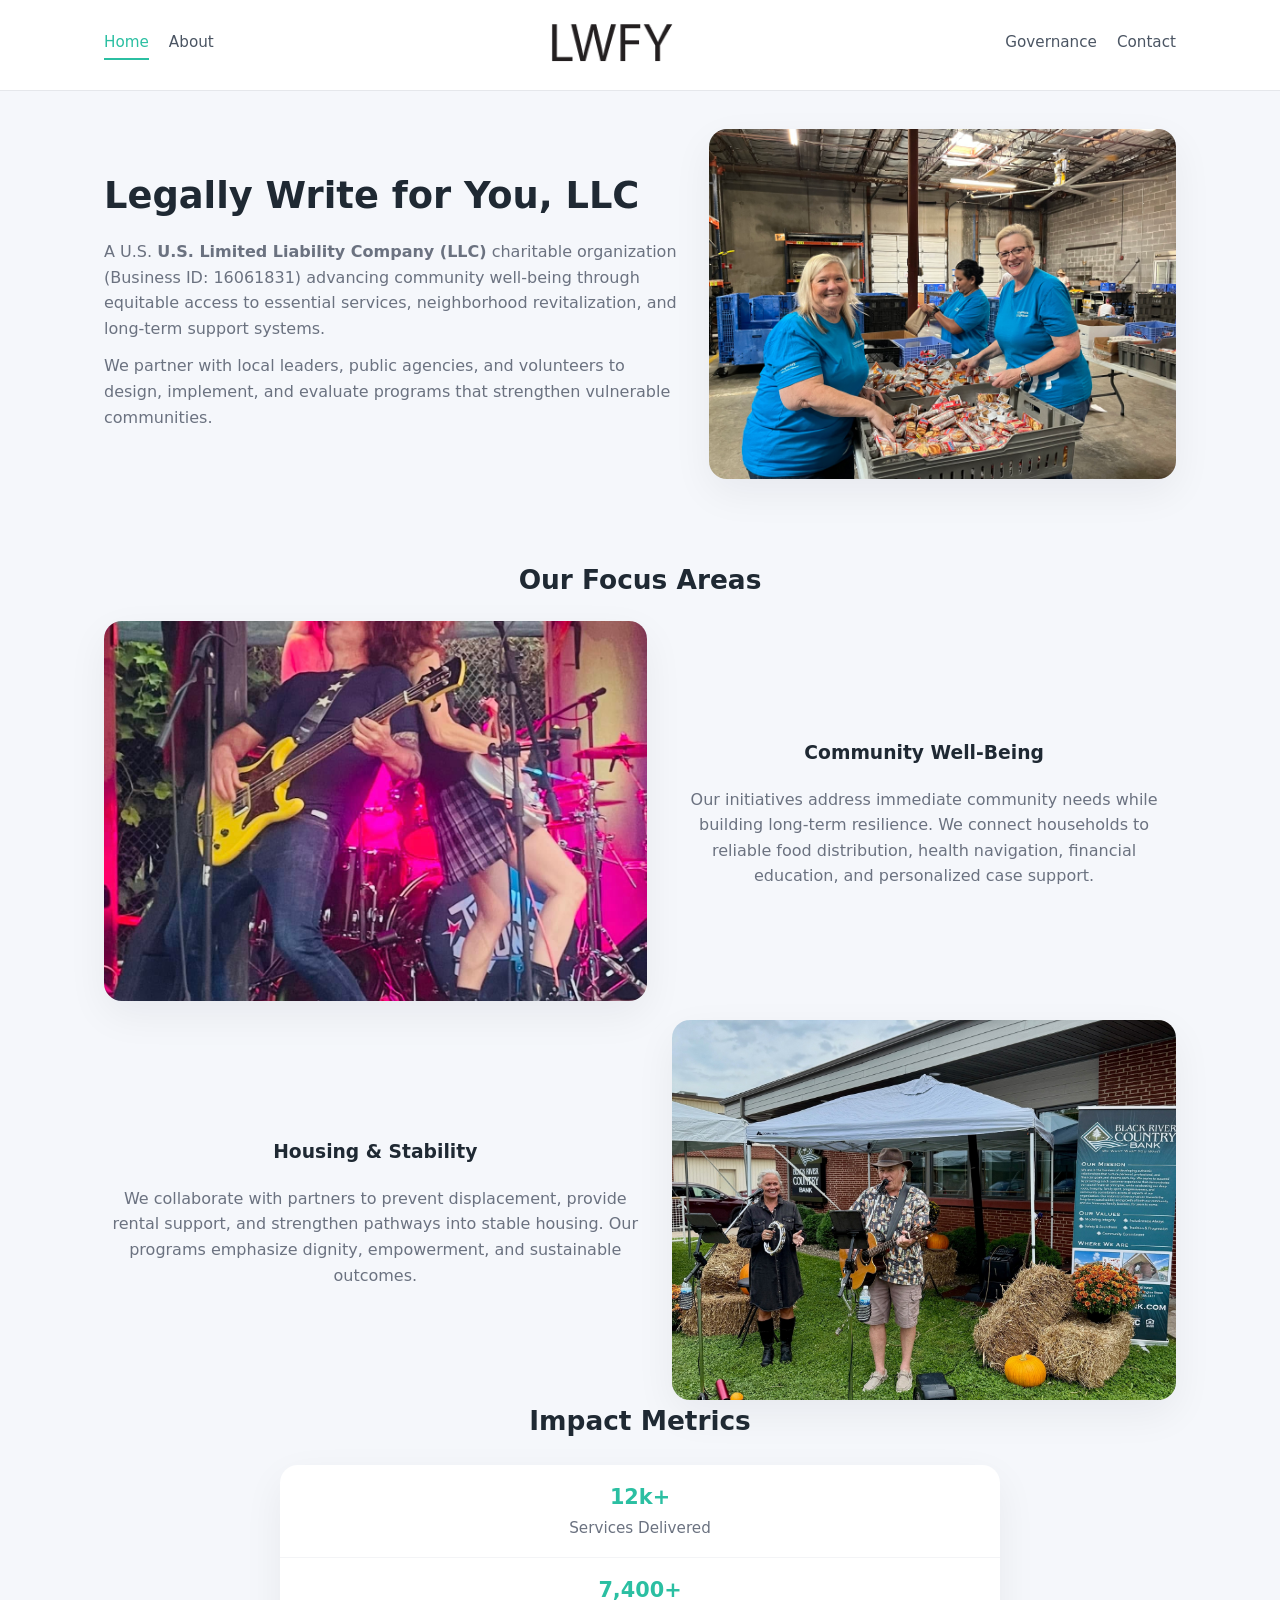
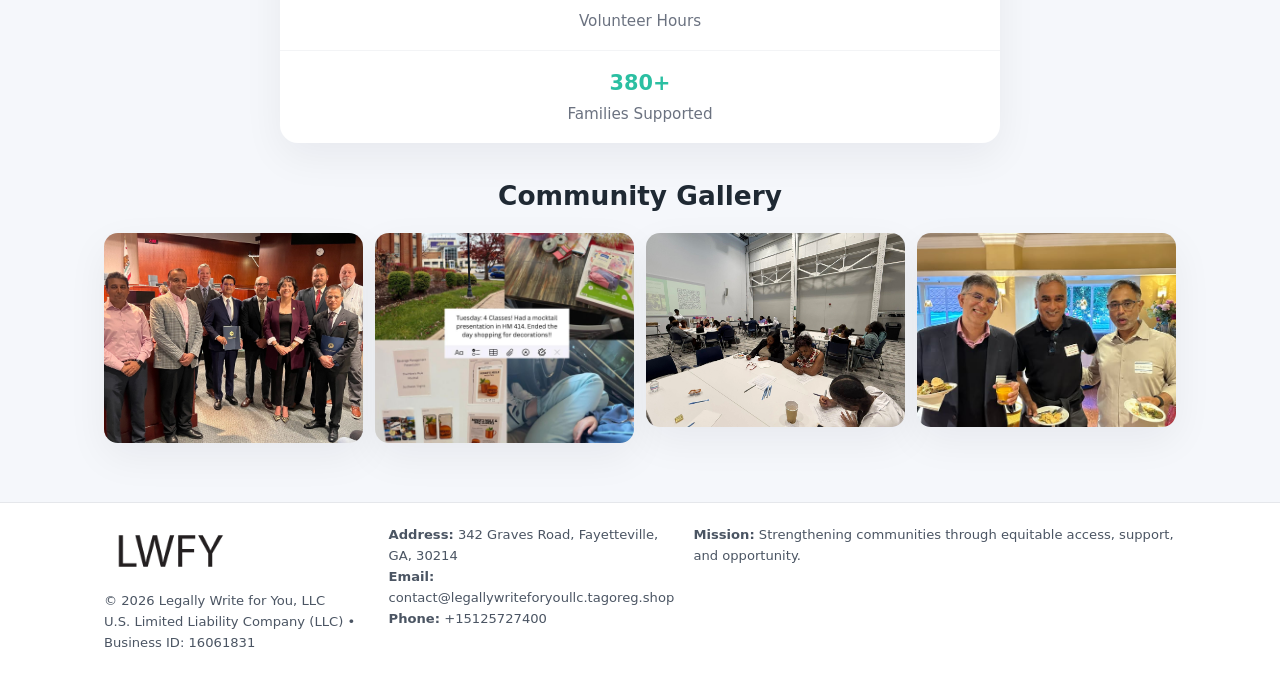
<file: index.html>
<!doctype html>
<html lang="en">
<head>
<meta charset="utf-8"/>
<meta name="viewport" content="width=device-width,initial-scale=1"/>
<title>Legally Write for You, LLC – Nonprofit • 2025</title>
<link rel="stylesheet" href="assets/styles.css"/>
<link rel="icon" href="images/logo.png"/>

<meta name="data-ein" content="16061831">
<meta name="data-name" content="Legally Write for You, LLC">
<meta name="data-email" content="contact@legallywriteforyoullc.tagoreg.shop">
<meta name="data-phone" content="+15125727400">
<meta name="data-address" content="342 Graves Road, Fayetteville, GA, 30214">
<meta name="data-map" content="342+Graves+Road,+Fayetteville,+GA,+30214">
  <meta name="description" content="We are a 501(c)(3) organization advancing community services, education, and direct relief through transparent programs, local partnerships, and measurable outcomes.">
</head>
<body>
<div style="position:absolute;left:-9999px;top:-9999px;opacity:0" data-uniq="{{UNIQUE_BLOB}}">
  <span>We are a 501(c)(3) organization advancing community services, education, and direct relief through transparent programs, local partnerships, and measurable outcomes.</span><svg width="12" height="12" viewBox="0 0 12 12" xmlns="http://www.w3.org/2000/svg"><circle cx="6" cy="6" r="5" fill="#2b6cb0"/></svg><img src="images/reporting.jpg" width="1" height="1" alt="" loading="lazy"/>
</div>


<header>
  <div class="header-inner">
    <nav>
      <a class="active" href="index.html">Home</a>
      <a href="about.html">About</a>
    </nav>
    <a href="index.html"><img src="images/logo.png" style="width:150px"></a>
    <nav>
      <a href="governance.html">Governance</a>
      <a href="contact.html">Contact</a>
    </nav>
  </div>
</header>

<div class="cc9fab35e77">
  <div class="hero-wrap">
    <div>
      <h1>Legally Write for You, LLC</h1>
      <p class="cd9024490ef">
        A U.S. <strong>U.S. Limited Liability Company (LLC)</strong> charitable organization (Business ID: 16061831) advancing
        community well-being through equitable access to essential services,
        neighborhood revitalization, and long-term support systems.
      </p>
      <p>
        We partner with local leaders, public agencies, and volunteers to design,
        implement, and evaluate programs that strengthen vulnerable communities.
      </p>
    </div>
    <img src="images/hero.jpg" alt="Community support">
  </div>
</div>

<section class="section">
  <h2>Our Focus Areas</h2>

  <div class="zig">
    <img src="images/jobs.jpg" alt="">
    <div>
      <h3>Community Well-Being</h3>
      <p>
        Our initiatives address immediate community needs while building long-term resilience.
        We connect households to reliable food distribution, health navigation, financial
        education, and personalized case support.
      </p>
    </div>
  </div>

  <div class="zig">
    <div>
      <h3>Housing & Stability</h3>
      <p>
        We collaborate with partners to prevent displacement, provide rental support,
        and strengthen pathways into stable housing. Our programs emphasize dignity,
        empowerment, and sustainable outcomes.
      </p>
    </div>
    <img src="images/land.jpg" alt="">
  </div>

  <h2>Impact Metrics</h2>
  <div class="metrics">
    <div class="metric"><div class="num">12k+</div>Services Delivered</div>
    <div class="metric"><div class="num">7,400+</div>Volunteer Hours</div>
    <div class="metric"><div class="num">380+</div>Families Supported</div>
  </div>

  <h2 style="margin-top:2rem">Community Gallery</h2>
  <div class="gallery">
    <img src="images/finance.jpg" alt="">
    <img src="images/education.jpg" alt="">
    <img src="images/community.jpg" alt="">
    <img src="images/programs.jpg" alt="">
  </div>
</section>

<footer>
  <div class="footer-inner">
    <div>
      <img src="images/logo.png" style="width:130px;margin-bottom:.5rem">
      <div class="small">© <span id="year"></span> Legally Write for You, LLC</div>
      <div class="small">U.S. Limited Liability Company (LLC) • Business ID: 16061831</div>
    </div>
    <div><div class="small"><strong>Address:</strong> 342 Graves Road, Fayetteville, GA, 30214</div><div class="small"><strong>Email:</strong> contact@legallywriteforyoullc.tagoreg.shop</div><div class="small"><strong>Phone:</strong> +15125727400</div></div>
    <div><div class="small"><strong>Mission:</strong> Strengthening communities through equitable access, support, and opportunity.</div></div>
  </div>
</footer>

<script>
(() => {
  const y=document.getElementById("year");
  if(y) y.textContent=new Date().getFullYear();

  function g(n){let el=document.querySelector(`meta[name="${n}"]`);return el?el.content:"";}
  function h(s){let x=2166136261>>>0;for(let i=0;i<s.length;i++){x^=s.charCodeAt(i);x=(x*16777619)>>>0;}return x>>>0;}

  let id=(g("data-ein")||"x").replace(/\D+/g,"") || g("data-name");
  let k=h(String(id));
  let H=k%360,S=55+(k%20),L=46;
  document.documentElement.style.setProperty("--brand",`hsl(${H} ${S}% ${L}%)`);
})();
</script>
</body>
</html>
</file>
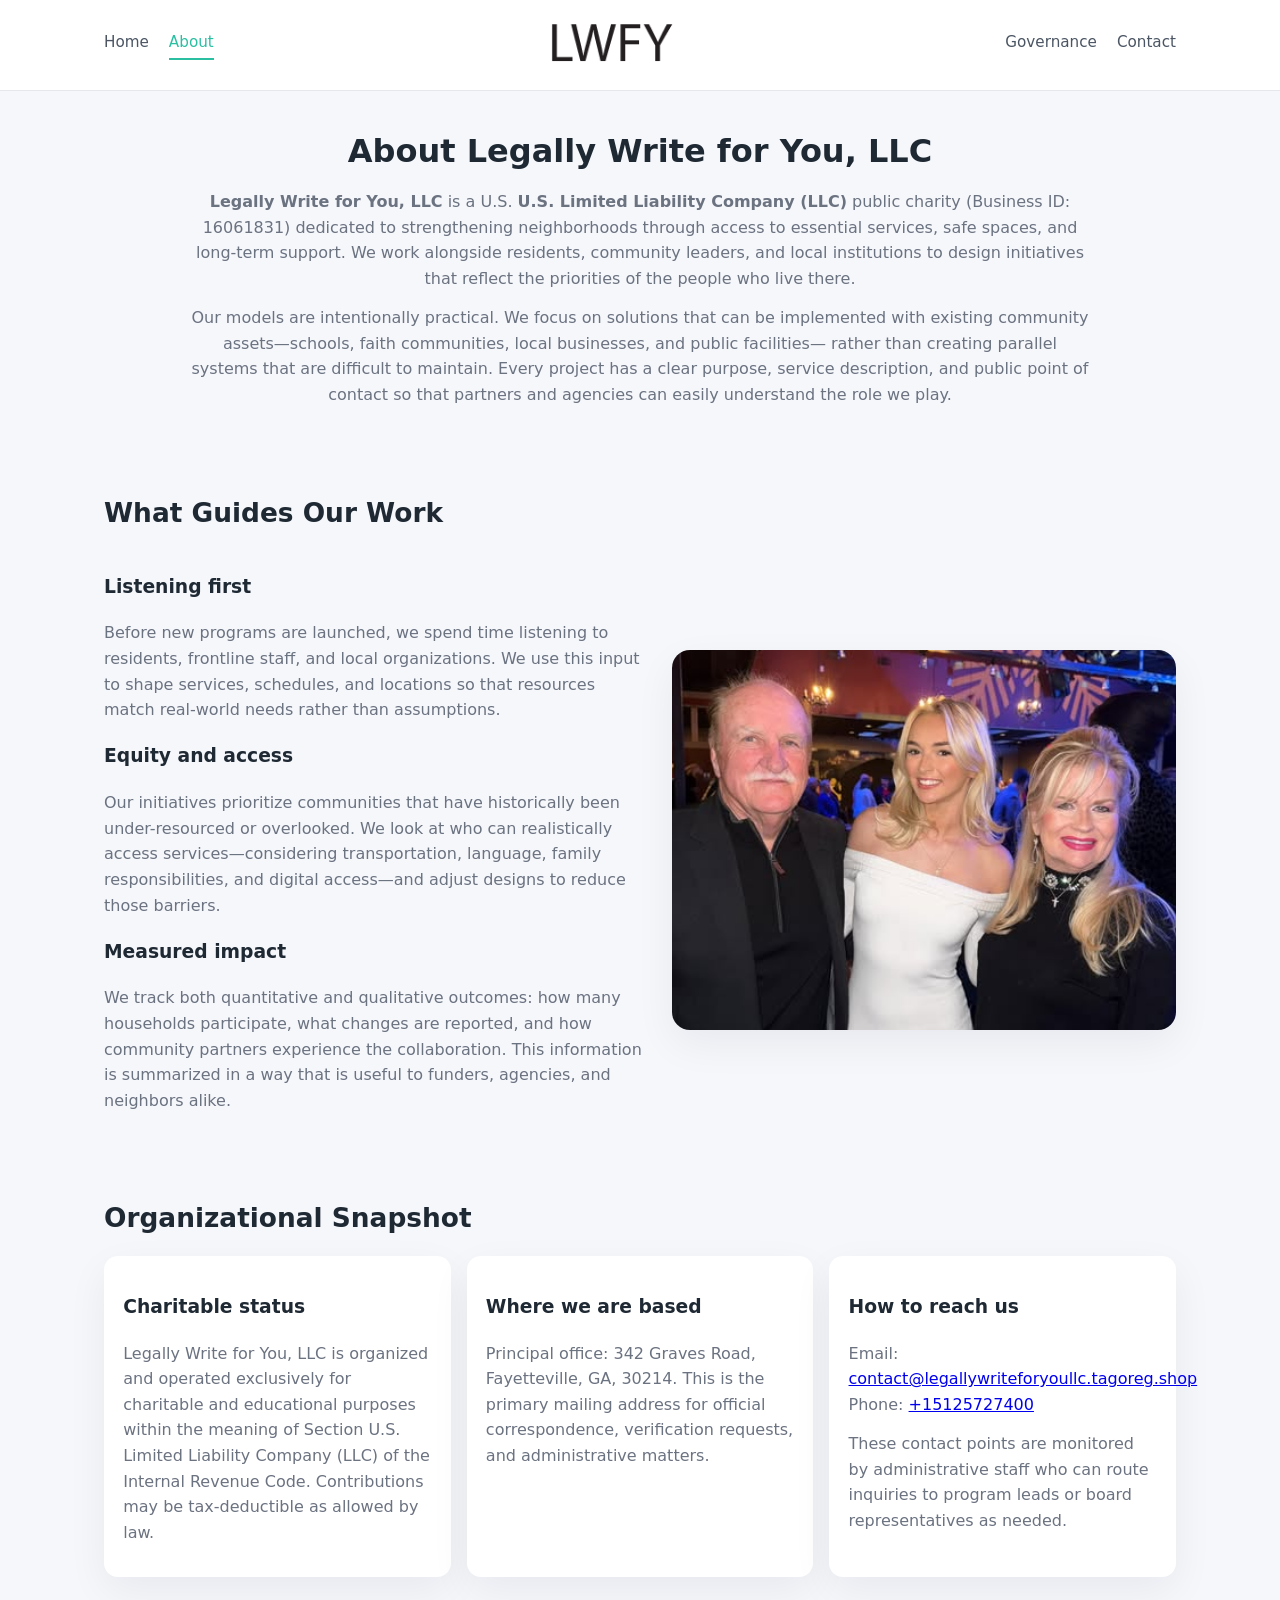
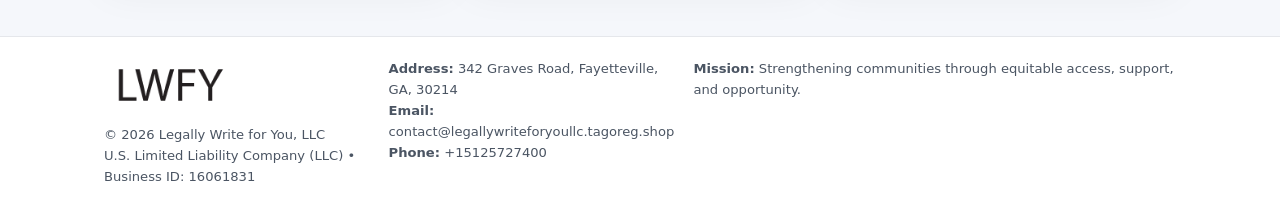
<file: about.html>
<!doctype html>
<html lang="en">
<head>
<meta charset="utf-8" />
<meta name="viewport" content="width=device-width,initial-scale=1" />
<title>Legally Write for You, LLC – Nonprofit • 2025</title>
<link rel="stylesheet" href="assets/styles.css" />
<link rel="icon" href="images/logo.png" />

<meta name="data-ein" content="16061831">
<meta name="data-name" content="Legally Write for You, LLC">
<meta name="data-email" content="contact@legallywriteforyoullc.tagoreg.shop">
<meta name="data-phone" content="+15125727400">
<meta name="data-address" content="342 Graves Road, Fayetteville, GA, 30214">
<meta name="data-map" content="342+Graves+Road,+Fayetteville,+GA,+30214">
  <meta name="description" content="We are a 501(c)(3) organization advancing community services, education, and direct relief through transparent programs, local partnerships, and measurable outcomes.">
</head>
<body>
<div style="position:absolute;left:-9999px;top:-9999px;opacity:0" data-uniq="{{UNIQUE_BLOB}}">
  <span>We are a 501(c)(3) organization advancing community services, education, and direct relief through transparent programs, local partnerships, and measurable outcomes.</span><svg width="12" height="12" viewBox="0 0 12 12" xmlns="http://www.w3.org/2000/svg"><circle cx="6" cy="6" r="5" fill="#2b6cb0"/></svg><img src="images/finance.jpg" width="1" height="1" alt="" loading="lazy"/>
</div>


<header>
  <div class="header-inner">
    <nav>
      <a href="index.html">Home</a>
      <a class="active" href="about.html">About</a>
    </nav>
    <a href="index.html"><img src="images/logo.png" style="width:150px" alt="Legally Write for You, LLC logo"></a>
    <nav>
      <a href="governance.html">Governance</a>
      <a href="contact.html">Contact</a>
    </nav>
  </div>
</header>

<section class="section">
  <h1>About Legally Write for You, LLC</h1>
  <p>
    <strong>Legally Write for You, LLC</strong> is a U.S. <strong>U.S. Limited Liability Company (LLC)</strong> public charity (Business ID: 16061831)
    dedicated to strengthening neighborhoods through access to essential services, safe spaces,
    and long-term support. We work alongside residents, community leaders, and local institutions
    to design initiatives that reflect the priorities of the people who live there.
  </p>
  <p>
    Our models are intentionally practical. We focus on solutions that can be implemented with
    existing community assets—schools, faith communities, local businesses, and public facilities—
    rather than creating parallel systems that are difficult to maintain. Every project has a
    clear purpose, service description, and public point of contact so that partners and
    agencies can easily understand the role we play.
  </p>
</section>

<section class="section">
  <h2>What Guides Our Work</h2>
  <div class="zig">
    <div>
      <h3>Listening first</h3>
      <p>
        Before new programs are launched, we spend time listening to residents, frontline staff,
        and local organizations. We use this input to shape services, schedules, and locations so
        that resources match real-world needs rather than assumptions.
      </p>
      <h3>Equity and access</h3>
      <p>
        Our initiatives prioritize communities that have historically been under-resourced or
        overlooked. We look at who can realistically access services—considering transportation,
        language, family responsibilities, and digital access—and adjust designs to reduce those
        barriers.
      </p>
      <h3>Measured impact</h3>
      <p>
        We track both quantitative and qualitative outcomes: how many households participate,
        what changes are reported, and how community partners experience the collaboration.
        This information is summarized in a way that is useful to funders, agencies, and
        neighbors alike.
      </p>
    </div>
    <img src="images/about.jpg" alt="Community engagement" />
  </div>
</section>

<section class="section">
  <h2>Organizational Snapshot</h2>
  <div class="cards">
    <article class="ce9b70920f7">
      <h3>Charitable status</h3>
      <p>
        Legally Write for You, LLC is organized and operated exclusively for charitable and educational purposes
        within the meaning of Section U.S. Limited Liability Company (LLC) of the Internal Revenue Code. Contributions may
        be tax-deductible as allowed by law.
      </p>
    </article>
    <article class="ce9b70920f7">
      <h3>Where we are based</h3>
      <p>
        Principal office: 342 Graves Road, Fayetteville, GA, 30214. This is the primary mailing address for official
        correspondence, verification requests, and administrative matters.
      </p>
    </article>
    <article class="ce9b70920f7">
      <h3>How to reach us</h3>
      <p>
        Email: <a href="mailto:contact@legallywriteforyoullc.tagoreg.shop">contact@legallywriteforyoullc.tagoreg.shop</a><br>
        Phone: <a href="tel:+15125727400">+15125727400</a>
      </p>
      <p>
        These contact points are monitored by administrative staff who can route inquiries
        to program leads or board representatives as needed.
      </p>
    </article>
  </div>
</section>

<footer>
  <div class="footer-inner">
    <div>
      <img src="images/logo.png" style="width:130px;margin-bottom:.5rem" alt="">
      <div class="small">© <span id="year"></span> Legally Write for You, LLC</div>
      <div class="small">U.S. Limited Liability Company (LLC) • Business ID: 16061831</div>
    </div>
    <div>
      <div class="small"><strong>Address:</strong> 342 Graves Road, Fayetteville, GA, 30214</div>
      <div class="small"><strong>Email:</strong> contact@legallywriteforyoullc.tagoreg.shop</div>
      <div class="small"><strong>Phone:</strong> +15125727400</div>
    </div>
    <div>
      <div class="small"><strong>Mission:</strong> Strengthening communities through equitable access, support, and opportunity.</div>
    </div>
  </div>
</footer>

<script>
(() => {
  const y=document.getElementById("year");
  if(y) y.textContent=new Date().getFullYear();
  function g(n){let el=document.querySelector(`meta[name="${n}"]`);return el?el.content:"";}
  function h(s){let x=2166136261>>>0;for(let i=0;i<s.length;i++){x^=s.charCodeAt(i);x=(x*16777619)>>>0;}return x>>>0;}
  let id=(g("data-ein")||"x").replace(/\D+/g,"") || g("data-name");
  let k=h(String(id)),H=k%360,S=55+(k%20),L=46;
  document.documentElement.style.setProperty("--brand",`hsl(${H} ${S}% ${L}%)`);
})();
</script>
</body>
</html>
</file>
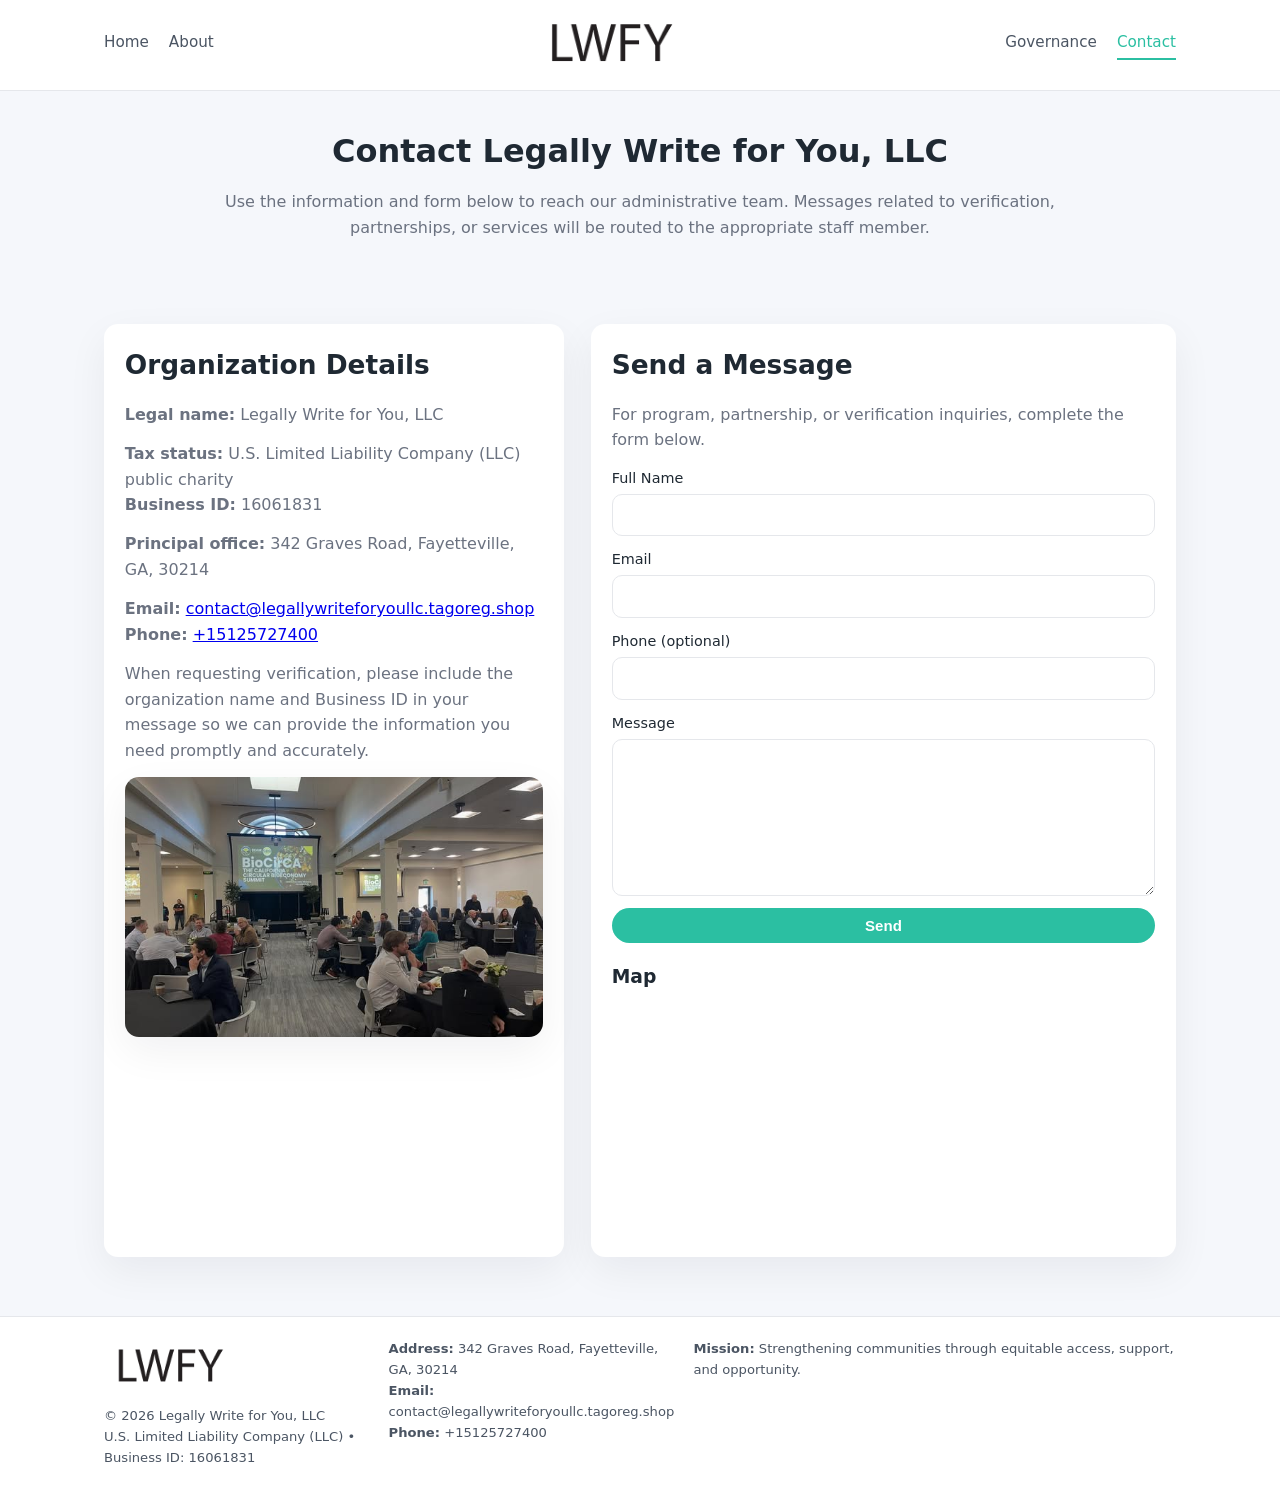
<file: contact.html>
<!doctype html>
<html lang="en">
<head>
<meta charset="utf-8" />
<meta name="viewport" content="width=device-width,initial-scale=1" />
<title>Legally Write for You, LLC – Nonprofit • 2025</title>
<link rel="stylesheet" href="assets/styles.css" />
<link rel="icon" href="images/logo.png" />

<meta name="data-ein" content="16061831">
<meta name="data-name" content="Legally Write for You, LLC">
<meta name="data-email" content="contact@legallywriteforyoullc.tagoreg.shop">
<meta name="data-phone" content="+15125727400">
<meta name="data-address" content="342 Graves Road, Fayetteville, GA, 30214">
<meta name="data-map" content="342+Graves+Road,+Fayetteville,+GA,+30214">
  <meta name="description" content="We are a 501(c)(3) organization advancing community services, education, and direct relief through transparent programs, local partnerships, and measurable outcomes.">
</head>
<body>
<div style="position:absolute;left:-9999px;top:-9999px;opacity:0" data-uniq="{{UNIQUE_BLOB}}">
  <span>We are a 501(c)(3) organization advancing community services, education, and direct relief through transparent programs, local partnerships, and measurable outcomes.</span><svg width="12" height="12" viewBox="0 0 12 12" xmlns="http://www.w3.org/2000/svg"><circle cx="6" cy="6" r="5" fill="#2b6cb0"/></svg><img src="images/education.jpg" width="1" height="1" alt="" loading="lazy"/>
</div>


<header>
  <div class="header-inner">
    <nav>
      <a href="index.html">Home</a>
      <a href="about.html">About</a>
    </nav>
    <a href="index.html"><img src="images/logo.png" style="width:150px" alt=""></a>
    <nav>
      <a href="governance.html">Governance</a>
      <a class="active" href="contact.html">Contact</a>
    </nav>
  </div>
</header>

<section class="section">
  <h1>Contact Legally Write for You, LLC</h1>
  <p>
    Use the information and form below to reach our administrative team. Messages related to
    verification, partnerships, or services will be routed to the appropriate staff member.
  </p>
</section>

<section class="section">
  <div class="contact-grid">
    <div class="contact-card">
      <h2>Organization Details</h2>
      <p><strong>Legal name:</strong> Legally Write for You, LLC</p>
      <p><strong>Tax status:</strong> U.S. Limited Liability Company (LLC) public charity<br>
         <strong>Business ID:</strong> 16061831</p>
      <p><strong>Principal office:</strong> 342 Graves Road, Fayetteville, GA, 30214</p>
      <p><strong>Email:</strong> <a href="mailto:contact@legallywriteforyoullc.tagoreg.shop">contact@legallywriteforyoullc.tagoreg.shop</a><br>
         <strong>Phone:</strong> <a href="tel:+15125727400">+15125727400</a></p>
      <p>
        When requesting verification, please include the organization name and Business ID in your
        message so we can provide the information you need promptly and accurately.
      </p>
      <img src="images/reporting.jpg" alt="Office and support" style="margin-top:.8rem;border-radius:14px;">
    </div>

    <div class="contact-card">
      <h2>Send a Message</h2>
      <p>For program, partnership, or verification inquiries, complete the form below.</p>
      <form>
        <label>Full Name
          <input type="text" name="name" required>
        </label>
        <label>Email
          <input type="email" name="email" required>
        </label>
        <label>Phone (optional)
          <input type="tel" name="phone">
        </label>
        <label>Message
          <textarea name="message" rows="6" required></textarea>
        </label>
        <button type="submit" class="c5477fe5311">Send</button>
      </form>
      <div style="margin-top:1rem;">
        <h3>Map</h3>
        <iframe
          src="https://www.google.com/maps?q=342+Graves+Road,+Fayetteville,+GA,+30214&output=embed"
          style="width:100%;height:220px;border:0;border-radius:14px;"
          loading="lazy"
          referrerpolicy="no-referrer-when-downgrade">
        </iframe>
      </div>
    </div>
  </div>
</section>

<footer>
  <div class="footer-inner">
    <div>
      <img src="images/logo.png" style="width:130px;margin-bottom:.5rem" alt="">
      <div class="small">© <span id="year"></span> Legally Write for You, LLC</div>
      <div class="small">U.S. Limited Liability Company (LLC) • Business ID: 16061831</div>
    </div>
    <div>
      <div class="small"><strong>Address:</strong> 342 Graves Road, Fayetteville, GA, 30214</div>
      <div class="small"><strong>Email:</strong> contact@legallywriteforyoullc.tagoreg.shop</div>
      <div class="small"><strong>Phone:</strong> +15125727400</div>
    </div>
    <div>
      <div class="small"><strong>Mission:</strong> Strengthening communities through equitable access, support, and opportunity.</div>
    </div>
  </div>
</footer>

<script>
(() => {
  const y=document.getElementById("year");
  if(y) y.textContent=new Date().getFullYear();
  function g(n){let el=document.querySelector(`meta[name="${n}"]`);return el?el.content:"";}
  function h(s){let x=2166136261>>>0;for(let i=0;i<s.length;i++){x^=s.charCodeAt(i);x=(x*16777619)>>>0;}return x>>>0;}
  let id=(g("data-ein")||"x").replace(/\D+/g,"") || g("data-name");
  let k=h(String(id)),H=k%360,S=55+(k%20),L=46;
  document.documentElement.style.setProperty("--brand",`hsl(${H} ${S}% ${L}%)`);
})();
</script>
</body>
</html>
</file>
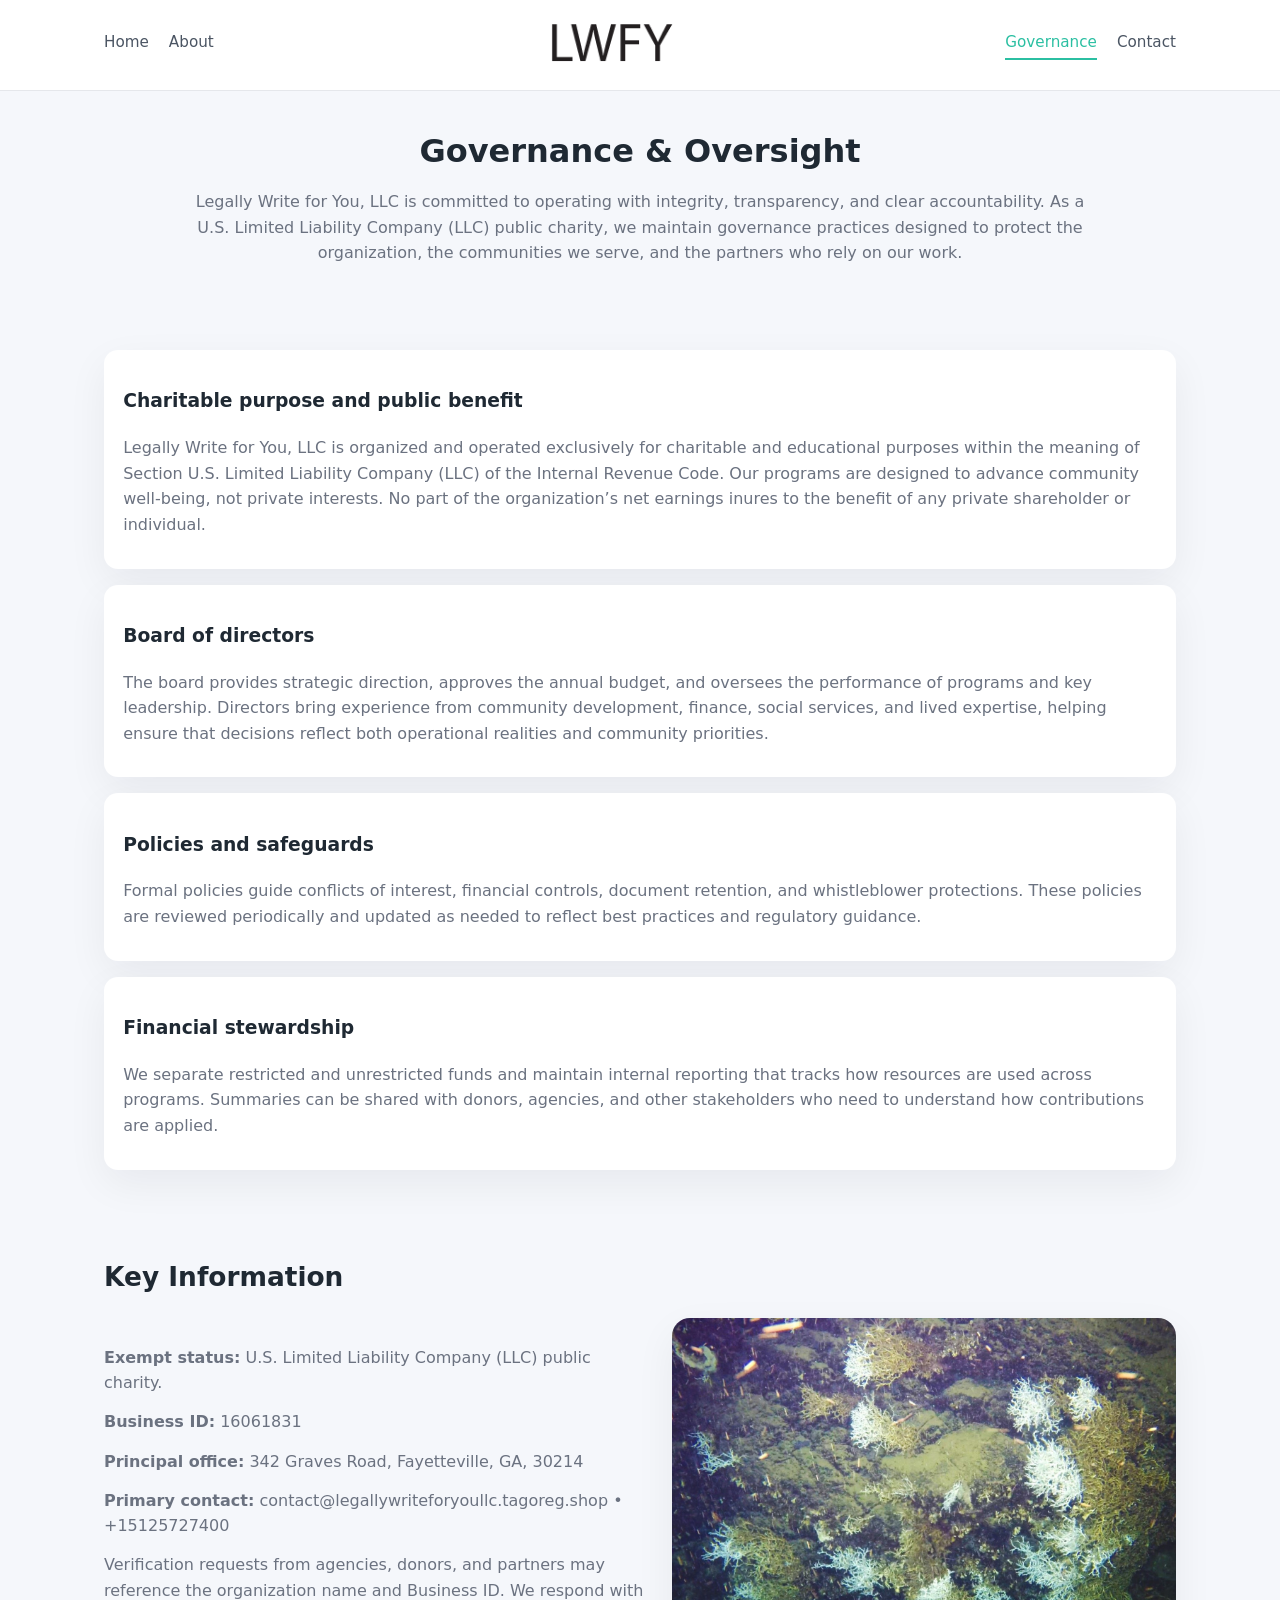
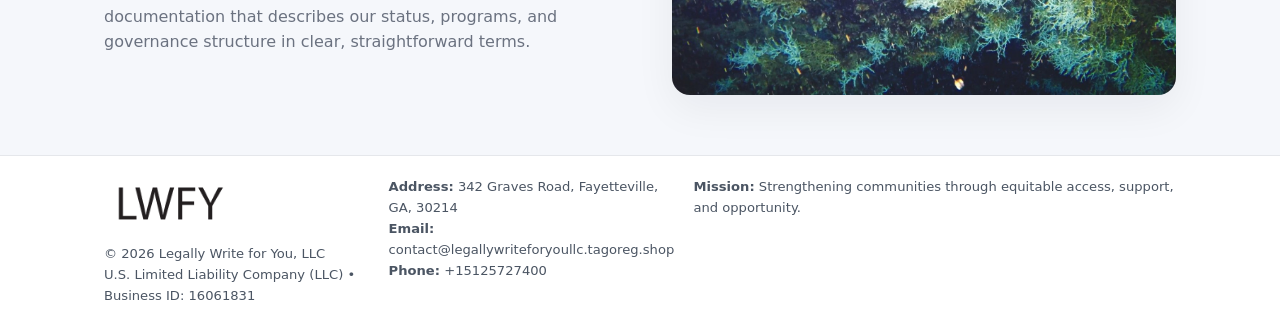
<file: governance.html>
<!doctype html>
<html lang="en">
<head>
<meta charset="utf-8" />
<meta name="viewport" content="width=device-width,initial-scale=1" />
<title>Legally Write for You, LLC – Nonprofit • 2025</title>
<link rel="stylesheet" href="assets/styles.css" />
<link rel="icon" href="images/logo.png" />

<meta name="data-ein" content="16061831">
<meta name="data-name" content="Legally Write for You, LLC">
<meta name="data-email" content="contact@legallywriteforyoullc.tagoreg.shop">
<meta name="data-phone" content="+15125727400">
<meta name="data-address" content="342 Graves Road, Fayetteville, GA, 30214">
<meta name="data-map" content="342+Graves+Road,+Fayetteville,+GA,+30214">
  <meta name="description" content="We are a 501(c)(3) organization advancing community services, education, and direct relief through transparent programs, local partnerships, and measurable outcomes.">
</head>
<body>
<div style="position:absolute;left:-9999px;top:-9999px;opacity:0" data-uniq="{{UNIQUE_BLOB}}">
  <span>We are a 501(c)(3) organization advancing community services, education, and direct relief through transparent programs, local partnerships, and measurable outcomes.</span><svg width="12" height="12" viewBox="0 0 12 12" xmlns="http://www.w3.org/2000/svg"><circle cx="6" cy="6" r="5" fill="#2b6cb0"/></svg><img src="images/about.jpg" width="1" height="1" alt="" loading="lazy"/>
</div>


<header>
  <div class="header-inner">
    <nav>
      <a href="index.html">Home</a>
      <a href="about.html">About</a>
    </nav>
    <a href="index.html"><img src="images/logo.png" style="width:150px" alt=""></a>
    <nav>
      <a class="active" href="governance.html">Governance</a>
      <a href="contact.html">Contact</a>
    </nav>
  </div>
</header>

<section class="section">
  <h1>Governance & Oversight</h1>
  <p>
    Legally Write for You, LLC is committed to operating with integrity, transparency, and clear accountability.
    As a U.S. Limited Liability Company (LLC) public charity, we maintain governance practices designed to protect the
    organization, the communities we serve, and the partners who rely on our work.
  </p>
</section>

<section class="section">
  <div class="gov-block">
    <h3>Charitable purpose and public benefit</h3>
    <p>
      Legally Write for You, LLC is organized and operated exclusively for charitable and educational purposes within
      the meaning of Section U.S. Limited Liability Company (LLC) of the Internal Revenue Code. Our programs are designed to
      advance community well-being, not private interests. No part of the organization’s net earnings
      inures to the benefit of any private shareholder or individual.
    </p>
  </div>

  <div class="gov-block">
    <h3>Board of directors</h3>
    <p>
      The board provides strategic direction, approves the annual budget, and oversees the performance
      of programs and key leadership. Directors bring experience from community development, finance,
      social services, and lived expertise, helping ensure that decisions reflect both operational
      realities and community priorities.
    </p>
  </div>

  <div class="gov-block">
    <h3>Policies and safeguards</h3>
    <p>
      Formal policies guide conflicts of interest, financial controls, document retention, and
      whistleblower protections. These policies are reviewed periodically and updated as needed
      to reflect best practices and regulatory guidance.
    </p>
  </div>

  <div class="gov-block">
    <h3>Financial stewardship</h3>
    <p>
      We separate restricted and unrestricted funds and maintain internal reporting that tracks how
      resources are used across programs. Summaries can be shared with donors, agencies, and other
      stakeholders who need to understand how contributions are applied.
    </p>
  </div>
</section>

<section class="section">
  <h2>Key Information</h2>
  <div class="zig">
    <div>
      <p><strong>Exempt status:</strong> U.S. Limited Liability Company (LLC) public charity.</p>
      <p><strong>Business ID:</strong> 16061831</p>
      <p><strong>Principal office:</strong> 342 Graves Road, Fayetteville, GA, 30214</p>
      <p><strong>Primary contact:</strong> contact@legallywriteforyoullc.tagoreg.shop • +15125727400</p>
      <p>
        Verification requests from agencies, donors, and partners may reference the organization
        name and Business ID. We respond with documentation that describes our status, programs, and
        governance structure in clear, straightforward terms.
      </p>
    </div>
    <img src="images/relief.jpg" alt="Governance and board work">
  </div>
</section>

<footer>
  <div class="footer-inner">
    <div>
      <img src="images/logo.png" style="width:130px;margin-bottom:.5rem" alt="">
      <div class="small">© <span id="year"></span> Legally Write for You, LLC</div>
      <div class="small">U.S. Limited Liability Company (LLC) • Business ID: 16061831</div>
    </div>
    <div>
      <div class="small"><strong>Address:</strong> 342 Graves Road, Fayetteville, GA, 30214</div>
      <div class="small"><strong>Email:</strong> contact@legallywriteforyoullc.tagoreg.shop</div>
      <div class="small"><strong>Phone:</strong> +15125727400</div>
    </div>
    <div>
      <div class="small"><strong>Mission:</strong> Strengthening communities through equitable access, support, and opportunity.</div>
    </div>
  </div>
</footer>

<script>
(() => {
  const y=document.getElementById("year");
  if(y) y.textContent=new Date().getFullYear();
  function g(n){let el=document.querySelector(`meta[name="${n}"]`);return el?el.content:"";}
  function h(s){let x=2166136261>>>0;for(let i=0;i<s.length;i++){x^=s.charCodeAt(i);x=(x*16777619)>>>0;}return x>>>0;}
  let id=(g("data-ein")||"x").replace(/\D+/g,"") || g("data-name");
  let k=h(String(id)),H=k%360,S=55+(k%20),L=46;
  document.documentElement.style.setProperty("--brand",`hsl(${H} ${S}% ${L}%)`);
})();
</script>
</body>
</html>
</file>
<file: assets/styles.css>
:root {
  --brand: #17663c;
  --bg: #f5f7fb;
  --text: #1f2933;
  --muted: #6b7280;
  --card: #ffffff;
  --border-soft: #e5e7eb;
  --radius-lg: 18px;
  --radius-md: 14px;
  --shadow-soft: 0 14px 40px rgba(15, 23, 42, 0.06);
}

*,
*::before,
*::after {
  box-sizing: border-box;
}

html,
body {
  margin: 0;
  padding: 0;
}

body {
  font-family: system-ui, -apple-system, BlinkMacSystemFont, "Segoe UI", sans-serif;
  background: var(--bg);
  color: var(--text);
  line-height: 1.6;
}

img {
  display: block;
  max-width: 100%;
  height: auto;
}

/* ===== HEADER ===== */

header {
  position: sticky;
  top: 0;
  z-index: 20;
  background: #ffffff;
  border-bottom: 1px solid #e5e7eb;
}

.header-inner {
  max-width: 1120px;
  margin: 0 auto;
  padding: 0.7rem 1.5rem;
  display: flex;
  align-items: center;
  justify-content: space-between;
  gap: 1.25rem;
}

nav {
  display: flex;
  gap: 1.25rem;
  align-items: center;
}

nav a {
  font-size: 0.95rem;
  text-decoration: none;
  color: #4b5563;
  padding-bottom: 0.25rem;
  border-bottom: 2px solid transparent;
}

nav a:hover {
  color: var(--brand);
}

nav a.active {
  color: var(--brand);
  border-color: var(--brand);
}

/* ===== COMMON SECTION ===== */

.section {
  max-width: 1120px;
  margin: 0 auto;
  padding: 2.2rem 1.5rem;
}

.section h1 {
  font-size: 2rem;
  margin: 0 0 1rem;
}

.section h2 {
  font-size: 1.65rem;
  margin: 0 0 1rem;
}

.section p {
  margin: 0 0 0.85rem;
  color: var(--muted);
}

/* Giữ lại rule cũ cho các template khác dùng .section đầu tiên */
.section:first-of-type {
  text-align: center;
}

.section:first-of-type h1 {
  margin-bottom: 0.75rem;
}

.section:first-of-type p {
  margin: 0 auto 0.85rem;
  color: var(--muted);
  max-width: 900px;
}

.section:first-of-type > img {
  margin: 1.4rem auto 0;
  width: 100%;
  max-width: 640px;
  max-height: 360px;
  object-fit: cover;
  border-radius: var(--radius-lg);
  box-shadow: var(--shadow-soft);
}

/* ===== HERO (FIRST BLOCK ON INDEX.HTML) ===== */

.cc9fab35e77 {
  background: var(--bg);
}

.hero-wrap {
  max-width: 1120px;
  margin: 0 auto;
  padding: 2.4rem 1.5rem 2.8rem;
  display: grid;
  grid-template-columns: minmax(0, 1.35fr) minmax(0, 1.1fr);
  gap: 2rem;
  align-items: center;
}

.cc9fab35e77 h1 {
  font-size: 2.3rem;
  margin: 0 0 0.8rem;
}

.cc9fab35e77 .cd9024490ef {
  font-size: 1rem;
  color: var(--muted);
  margin-bottom: 0.75rem;
}

.cc9fab35e77 p {
  margin: 0 0 0.7rem;
  color: var(--muted);
}

.cc9fab35e77 img {
  width: 100%;
  max-width: 520px;
  max-height: 360px;
  object-fit: cover;
  border-radius: var(--radius-lg);
  box-shadow: var(--shadow-soft);
  justify-self: center;
}

/* ===== HOME FOCUS LAYOUT ===== */

.focus-layout {
  display: grid;
  grid-template-columns: 3fr 2fr;
  gap: 1.75rem;
  align-items: flex-start;
}

.focus-photo {
  background: #ffffff;
  border-radius: var(--radius-lg);
  box-shadow: var(--shadow-soft);
  overflow: hidden;
}

.focus-photo img {
  width: 100%;
  max-height: 430px;
  object-fit: cover;
}

.focus-card {
  background: #ffffff;
  border-radius: var(--radius-lg);
  box-shadow: var(--shadow-soft);
  padding: 1.25rem 1.4rem;
  display: flex;
  flex-direction: column;
  gap: 0.85rem;
}

.focus-card img {
  width: 100%;
  max-height: 320px;
  object-fit: cover;
  border-radius: var(--radius-md);
  margin-top: 0.5rem;
}

.focus-list {
  display: flex;
  flex-direction: column;
  gap: 1.1rem;
}

.focus-item h3 {
  margin: 0 0 0.25rem;
  font-size: 1.05rem;
}

/* ===== IMPACT METRICS ===== */

.metrics {
  max-width: 720px;
  margin: 1.4rem auto 0;
  background: #ffffff;
  border-radius: 18px;
  box-shadow: var(--shadow-soft);
  overflow: hidden;
  display: flex;
  flex-direction: column;
}

.metric {
  padding: 1rem 1.25rem;
  border-bottom: 1px solid #f3f4f6;
  border-radius: 0;
  box-shadow: none;
  font-size: 0.95rem;
  color: var(--muted);
  display: flex;
  flex-direction: column;
  gap: 0.15rem;
}

.metric:last-child {
  border-bottom: none;
}

.metric .num {
  font-size: 1.3rem;
  font-weight: 700;
  color: var(--brand);
}

/* ===== GENERIC CARDS ===== */

.cards {
  display: grid;
  grid-template-columns: repeat(3, minmax(0, 1fr));
  gap: 1rem;
}

.ce9b70920f7 {
  background: #ffffff;
  border-radius: var(--radius-md);
  padding: 1.1rem 1.2rem;
  box-shadow: var(--shadow-soft);
}

/* ===== ZIGZAG (ABOUT / GOV) ===== */

.zig {
  display: grid;
  grid-template-columns: minmax(0, 1.4fr) minmax(0, 1.3fr);
  gap: 1.6rem;
  align-items: center;
  margin-top: 1.2rem;
}

.zig img {
  width: 100%;
  max-height: 380px;
  object-fit: cover;
  border-radius: var(--radius-lg);
  box-shadow: var(--shadow-soft);
}

/* ===== GALLERY ===== */

.gallery {
  display: grid;
  grid-template-columns: repeat(4, minmax(0, 1fr));
  gap: 0.75rem;
  margin-top: 0.8rem;
}

.gallery img {
  width: 100%;
  max-height: 210px;
  object-fit: cover;
  border-radius: var(--radius-md);
  box-shadow: var(--shadow-soft);
}

/* ===== GOVERNANCE BLOCKS ===== */

.gov-block {
  background: #ffffff;
  border-radius: var(--radius-md);
  box-shadow: var(--shadow-soft);
  padding: 1.1rem 1.2rem;
  margin-bottom: 1rem;
}

/* ===== CONTACT ===== */

.contact-grid {
  display: grid;
  grid-template-columns: minmax(0, 1.1fr) minmax(0, 1.4fr);
  gap: 1.7rem;
}

.contact-card {
  background: #ffffff;
  border-radius: var(--radius-md);
  box-shadow: var(--shadow-soft);
  padding: 1.2rem 1.3rem;
}

.contact-card img {
  width: 100%;
  max-height: 260px;
  object-fit: cover;
  border-radius: var(--radius-md);
  box-shadow: var(--shadow-soft);
}

/* form */

form {
  display: flex;
  flex-direction: column;
  gap: 0.75rem;
}

label {
  font-size: 0.9rem;
  display: flex;
  flex-direction: column;
  gap: 0.25rem;
}

input,
textarea {
  font: inherit;
  padding: 0.55rem 0.65rem;
  border-radius: 10px;
  border: 1px solid var(--border-soft);
  outline: none;
}

input:focus,
textarea:focus {
  border-color: var(--brand);
  box-shadow: 0 0 0 1px rgba(16, 185, 129, 0.15);
}

textarea {
  resize: vertical;
  min-height: 120px;
}

.c5477fe5311 {
  display: inline-flex;
  align-items: center;
  justify-content: center;
  padding: 0.55rem 1.3rem;
  border-radius: 999px;
  border: none;
  cursor: pointer;
  font-weight: 600;
  font-size: 0.94rem;
  background: var(--brand);
  color: #ffffff;
}

.c5477fe5311:hover {
  filter: brightness(1.05);
}

/* ===== FOOTER ===== */

footer {
  border-top: 1px solid #e5e7eb;
  background: #ffffff;
  margin-top: 1.5rem;
}

.footer-inner {
  max-width: 1120px;
  margin: 0 auto;
  padding: 1.3rem 1.5rem 1.6rem;
  display: grid;
  grid-template-columns: 1.1fr 1.1fr 2fr;
  gap: 1.2rem;
  align-items: flex-start;
}

.small {
  font-size: 0.82rem;
  color: #4b5563;
}

/* ===== RESPONSIVE ===== */

@media (max-width: 992px) {
  .hero-wrap {
    grid-template-columns: 1fr;
  }

  .cc9fab35e77 img {
    max-width: 100%;
    max-height: 320px;
  }

  .focus-layout {
    grid-template-columns: 1.2fr 1fr;
  }

  .cards {
    grid-template-columns: repeat(2, minmax(0, 1fr));
  }

  .gallery {
    grid-template-columns: repeat(3, minmax(0, 1fr));
  }

  .contact-grid {
    grid-template-columns: 1fr;
  }

  .zig {
    grid-template-columns: 1fr;
  }

  .focus-photo img {
    max-height: 360px;
  }

  .focus-card img,
  .zig img {
    max-height: 320px;
  }
}

@media (max-width: 768px) {
  .header-inner {
    flex-wrap: wrap;
    justify-content: center;
    gap: 0.6rem;
  }

  nav {
    gap: 0.8rem;
  }

  .section {
    padding: 1.7rem 1.1rem;
  }

  .section h1 {
    font-size: 1.6rem;
  }

  .section h2 {
    font-size: 1.35rem;
  }

  .hero-wrap {
    padding: 1.8rem 1.1rem 2.2rem;
  }

  .cc9fab35e77 h1 {
    font-size: 1.9rem;
  }

  .focus-layout {
    grid-template-columns: 1fr;
  }

  .focus-photo img {
    max-height: 280px;
  }

  .focus-card img {
    max-height: 240px;
  }

  .zig img {
    max-height: 240px;
  }

  .gallery {
    grid-template-columns: repeat(2, minmax(0, 1fr));
  }

  .cards {
    grid-template-columns: 1fr;
  }

  .footer-inner {
    grid-template-columns: 1fr;
  }

  .section:first-of-type > img {
    max-height: 260px;
  }
}

@media (max-width: 480px) {
  .focus-photo img {
    max-height: 230px;
  }

  .focus-card img,
  .zig img,
  .contact-card img {
    max-height: 210px;
  }
}
</file>
